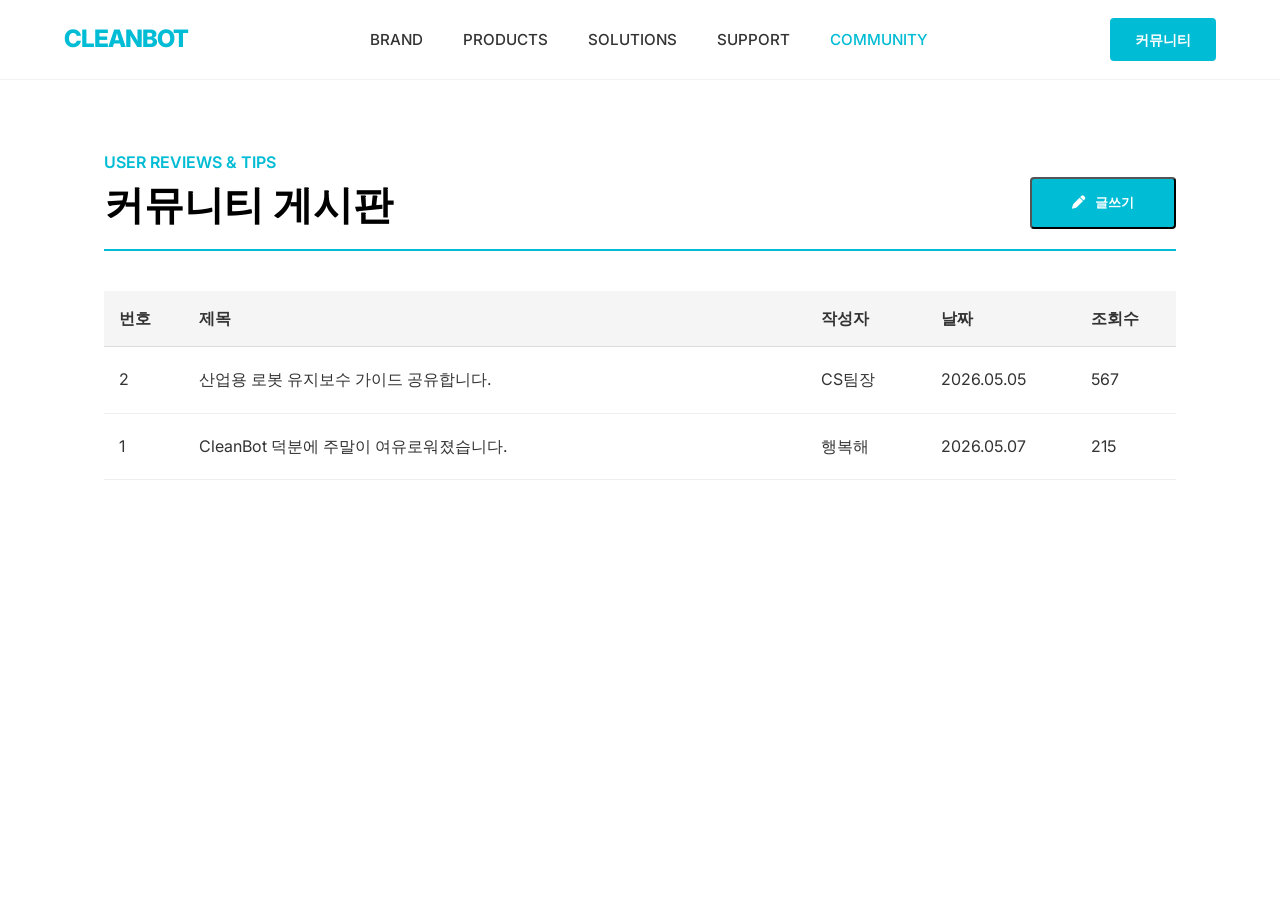
<file: cleaning-robot-web/board.html>
<!DOCTYPE html>
<html lang="ko">
<head>
    <meta charset="UTF-8">
    <meta name="viewport" content="width=device-width, initial-scale=1.0">
    <title>커뮤니티 | CleanBot Solutions</title>
    <link rel="stylesheet" href="css/style.css">
    <link rel="stylesheet" href="https://cdnjs.cloudflare.com/ajax/libs/font-awesome/6.0.0/css/all.min.css">
    <link rel="preconnect" href="https://fonts.googleapis.com">
    <link rel="preconnect" href="https://fonts.gstatic.com" crossorigin>
    <link href="https://fonts.googleapis.com/css2?family=Inter:wght@400;500;600;700;800&display=swap" rel="stylesheet">
    <style>
        .board-container {
            max-width: var(--container-width);
            margin: 150px auto 100px;
            padding: 0 5%;
        }

        .board-header {
            display: flex;
            justify-content: space-between;
            align-items: flex-end;
            margin-bottom: 40px;
            border-bottom: 2px solid var(--primary-blue);
            padding-bottom: 20px;
        }

        .board-header h1 {
            font-size: 2.5rem;
            color: var(--black);
        }

        .board-table {
            width: 100%;
            border-collapse: collapse;
            margin-bottom: 40px;
        }

        .board-table th {
            background-color: var(--light-gray);
            padding: 15px;
            text-align: left;
            font-weight: 600;
            border-bottom: 1px solid #ddd;
        }

        .board-table td {
            padding: 20px 15px;
            border-bottom: 1px solid #eee;
            transition: 0.2s;
        }

        .board-table tr:hover td {
            background-color: rgba(0, 74, 153, 0.02);
            cursor: pointer;
        }

        /* Modal Styles */
        .modal {
            display: none;
            position: fixed;
            top: 0;
            left: 0;
            width: 100%;
            height: 100%;
            background: rgba(0,0,0,0.5);
            z-index: 2000;
            justify-content: center;
            align-items: center;
            backdrop-filter: blur(5px);
        }

        .modal-content {
            background: white;
            padding: 40px;
            border-radius: 12px;
            width: 90%;
            max-width: 700px;
            box-shadow: 0 25px 50px rgba(0,0,0,0.2);
            position: relative;
        }

        .close-modal {
            position: absolute;
            top: 20px;
            right: 20px;
            font-size: 1.5rem;
            cursor: pointer;
        }

        .form-group {
            margin-bottom: 20px;
        }

        .form-group label {
            display: block;
            margin-bottom: 8px;
            font-weight: 600;
        }

        .form-group input, .form-group textarea {
            width: 100%;
            padding: 12px;
            border: 1px solid #ddd;
            border-radius: 4px;
            font-family: inherit;
        }

        .form-group textarea {
            height: 200px;
            resize: none;
        }

        .modal-footer {
            display: flex;
            justify-content: flex-end;
            gap: 10px;
            margin-top: 30px;
        }

        .post-detail-content {
            line-height: 1.8;
            margin: 30px 0;
            white-space: pre-wrap;
        }

        .detail-meta {
            color: #888;
            font-size: 0.9rem;
            border-bottom: 1px solid #eee;
            padding-bottom: 15px;
            margin-bottom: 20px;
        }

        @media (max-width: 768px) {
            .board-table th:nth-child(3),
            .board-table td:nth-child(3),
            .board-table th:nth-child(4),
            .board-table td:nth-child(4) {
                display: none;
            }
        }
    </style>
</head>
<body>

    <!-- Header -->
    <header>
        <div class="logo"><a href="index.html">CLEANBOT</a></div>
        <nav>
            <ul>
                <li><a href="index.html#brand">BRAND</a></li>
                <li><a href="index.html#products">PRODUCTS</a></li>
                <li><a href="index.html#solutions">SOLUTIONS</a></li>
                <li><a href="index.html#support">SUPPORT</a></li>
                <li><a href="board.html" class="active" style="color: var(--primary-blue);">COMMUNITY</a></li>
            </ul>
        </nav>
        <div class="header-cta">
            <a href="board.html" class="btn" style="padding: 10px 25px; font-size: 0.9rem;">커뮤니티</a>
        </div>
    </header>

    <main class="board-container">
        <div class="board-header">
            <div>
                <p style="color: var(--primary-blue); font-weight: 600; margin-bottom: 5px;">USER REVIEWS & TIPS</p>
                <h1>커뮤니티 게시판</h1>
            </div>
            <button class="btn" onclick="openWriteModal()"><i class="fas fa-pen" style="margin-right: 10px;"></i>글쓰기</button>
        </div>

        <table class="board-table">
            <thead>
                <tr>
                    <th style="width: 80px;">번호</th>
                    <th>제목</th>
                    <th style="width: 120px;">작성자</th>
                    <th style="width: 150px;">날짜</th>
                    <th style="width: 100px;">조회수</th>
                </tr>
            </thead>
            <tbody id="board-body">
                <!-- Posts injected by JS -->
            </tbody>
        </table>
    </main>

    <!-- Write/Edit Modal -->
    <div id="writeModal" class="modal">
        <div class="modal-content">
            <span class="close-modal" onclick="closeModal('writeModal')">&times;</span>
            <h2 id="modalTitle">게시글 작성</h2>
            <form id="postForm" style="margin-top: 20px;">
                <input type="hidden" id="postId">
                <div class="form-group">
                    <label>제목</label>
                    <input type="text" id="title" required placeholder="제목을 입력하세요">
                </div>
                <div style="display: grid; grid-template-columns: 1fr 1fr; gap: 20px;">
                    <div class="form-group">
                        <label>작성자</label>
                        <input type="text" id="author" required placeholder="닉네임을 입력하세요">
                    </div>
                    <div class="form-group">
                        <label>비밀번호 (수정/삭제용)</label>
                        <input type="password" id="password" required placeholder="비밀번호 설정">
                    </div>
                </div>
                <div class="form-group">
                    <label>내용</label>
                    <textarea id="content" required placeholder="내용을 입력하세요"></textarea>
                </div>
                <div class="modal-footer">
                    <button type="button" class="btn secondary" style="background: #999;" onclick="closeModal('writeModal')">취소</button>
                    <button type="submit" class="btn">저장하기</button>
                </div>
            </form>
        </div>
    </div>

    <!-- Detail Modal -->
    <div id="detailModal" class="modal">
        <div class="modal-content">
            <span class="close-modal" onclick="closeModal('detailModal')">&times;</span>
            <h2 id="detailTitle">제목</h2>
            <div class="detail-meta">
                작성자: <span id="detailAuthor"></span> | 날짜: <span id="detailDate"></span> | 조회수: <span id="detailViews"></span>
            </div>
            <div id="detailContent" class="post-detail-content">내용</div>
            <div class="modal-footer">
                <button class="btn secondary" style="background: #e74c3c;" onclick="handleDeleteAction()">삭제</button>
                <button class="btn" style="background: var(--primary-blue);" onclick="handleEditAction()">수정</button>
                <button class="btn" style="background: #666;" onclick="closeModal('detailModal')">목록으로</button>
            </div>
        </div>
    </div>

    <script>
        let posts = JSON.parse(localStorage.getItem('cleanbot_posts')) || [
            { id: 1, title: "CleanBot 덕분에 주말이 여유로워졌습니다.", author: "행복해", content: "진짜 너무 편해요...", date: "2026.05.07", views: 215, password: "1234" },
            { id: 2, title: "산업용 로봇 유지보수 가이드 공유합니다.", author: "CS팀장", content: "관리 비법은 바로...", date: "2026.05.05", views: 567, password: "1234" }
        ];

        let currentPostId = null;

        function renderBoard() {
            const body = document.getElementById('board-body');
            body.innerHTML = '';
            
            posts.sort((a,b) => b.id - a.id).forEach((post, index) => {
                const tr = document.createElement('tr');
                tr.onclick = () => viewPost(post.id);
                tr.innerHTML = `
                    <td>${post.id}</td>
                    <td><span class="post-title">${post.title}</span></td>
                    <td>${post.author}</td>
                    <td class="post-meta">${post.date}</td>
                    <td class="post-meta">${post.views}</td>
                `;
                body.appendChild(tr);
            });
            localStorage.setItem('cleanbot_posts', JSON.stringify(posts));
        }

        function openWriteModal() {
            document.getElementById('modalTitle').innerText = '게시글 작성';
            document.getElementById('postForm').reset();
            document.getElementById('postId').value = '';
            document.getElementById('writeModal').style.display = 'flex';
        }

        function closeModal(id) {
            document.getElementById(id).style.display = 'none';
        }

        document.getElementById('postForm').onsubmit = function(e) {
            e.preventDefault();
            const id = document.getElementById('postId').value;
            const title = document.getElementById('title').value;
            const author = document.getElementById('author').value;
            const password = document.getElementById('password').value;
            const content = document.getElementById('content').value;
            const date = new Date().toLocaleDateString('ko-KR').replace(/ /g, '').slice(0, -1);

            if (id) {
                // Edit - Check password again just in case (though we checked before opening modal)
                const index = posts.findIndex(p => p.id == id);
                if (posts[index].password !== password) {
                    alert('비밀번호가 일치하지 않습니다.');
                    return;
                }
                posts[index] = { ...posts[index], title, author, content };
            } else {
                // Create
                const newId = posts.length > 0 ? Math.max(...posts.map(p => p.id)) + 1 : 1;
                posts.push({ id: newId, title, author, content, date, password, views: 0 });
            }

            renderBoard();
            closeModal('writeModal');
        };

        function viewPost(id) {
            currentPostId = id;
            const post = posts.find(p => p.id == id);
            post.views++;
            
            document.getElementById('detailTitle').innerText = post.title;
            document.getElementById('detailAuthor').innerText = post.author;
            document.getElementById('detailDate').innerText = post.date;
            document.getElementById('detailViews').innerText = post.views;
            document.getElementById('detailContent').innerText = post.content;
            
            document.getElementById('detailModal').style.display = 'flex';
            renderBoard();
        }

        function handleEditAction() {
            const post = posts.find(p => p.id == currentPostId);
            const inputPw = prompt('게시글 비밀번호를 입력하세요.');
            
            if (inputPw === post.password) {
                openEditModal(post);
            } else {
                alert('비밀번호가 틀렸습니다.');
            }
        }

        function handleDeleteAction() {
            const post = posts.find(p => p.id == currentPostId);
            const inputPw = prompt('삭제를 위해 비밀번호를 입력하세요.');
            
            if (inputPw === post.password) {
                if (confirm('정말 삭제하시겠습니까?')) {
                    posts = posts.filter(p => p.id != currentPostId);
                    renderBoard();
                    closeModal('detailModal');
                }
            } else {
                alert('비밀번호가 틀렸습니다.');
            }
        }

        function openEditModal(post) {
            document.getElementById('modalTitle').innerText = '게시글 수정';
            document.getElementById('postId').value = post.id;
            document.getElementById('title').value = post.title;
            document.getElementById('author').value = post.author;
            document.getElementById('password').value = post.password; // Pre-fill or keep same
            document.getElementById('content').value = post.content;
            
            closeModal('detailModal');
            document.getElementById('writeModal').style.display = 'flex';
        }

        window.onclick = function(event) {
            if (event.target.className === 'modal') {
                event.target.style.display = 'none';
            }
        };

        renderBoard();
    </script>
</body>
</html>
</file>
<file: cleaning-robot-web/css/style.css>
:root {
    /* Color Palette */
    --primary-blue: #00bcd4; /* Fresh Cyan */
    --secondary-blue: #4dd0e1;
    --dark-gray: #333333;
    --medium-gray: #666666;
    --light-gray: #F5F5F5;
    --white: #FFFFFF;
    --black: #000000;
    --glass-bg: rgba(255, 255, 255, 0.8);
    
    /* Typography */
    --font-main: 'Inter', -apple-system, BlinkMacSystemFont, 'Segoe UI', Roboto, Oxygen, Ubuntu, Cantarell, sans-serif;
    
    /* Spacing */
    --section-padding: 100px 5%;
    --container-width: 1200px;
}

* {
    margin: 0;
    padding: 0;
    box-sizing: border-box;
}

body {
    font-family: var(--font-main);
    color: var(--dark-gray);
    line-height: 1.6;
    background-color: var(--white);
    overflow-x: hidden;
}

h1, h2, h3 {
    font-weight: 700;
    line-height: 1.2;
}

a {
    text-decoration: none;
    color: inherit;
    transition: 0.3s ease;
}

ul {
    list-style: none;
}

img {
    max-width: 100%;
}

/* Animations */
.fade-in {
    opacity: 0;
    transform: translateY(30px);
    transition: opacity 0.8s ease-out, transform 0.8s ease-out;
}

.fade-in.visible {
    opacity: 1;
    transform: translateY(0);
}

/* Header */
header {
    position: fixed;
    top: 0;
    left: 0;
    width: 100%;
    height: 80px;
    display: flex;
    justify-content: space-between;
    align-items: center;
    padding: 0 5%;
    background: var(--glass-bg);
    backdrop-filter: blur(10px);
    z-index: 1000;
    border-bottom: 1px solid rgba(0, 0, 0, 0.05);
}

.logo {
    font-size: 1.5rem;
    font-weight: 800;
    color: var(--primary-blue);
    letter-spacing: -1px;
}

nav ul {
    display: flex;
    gap: 40px;
}

nav ul li a {
    font-weight: 500;
    font-size: 0.95rem;
    color: var(--dark-gray);
}

nav ul li a:hover {
    color: var(--primary-blue);
}

/* Hero Section */
.hero {
    height: 100vh;
    width: 100%;
    position: relative;
    display: flex;
    flex-direction: column;
    justify-content: center;
    align-items: flex-start;
    padding-left: 10%;
    color: var(--white);
    overflow: hidden;
}

.hero-bg {
    position: absolute;
    top: 0;
    left: 0;
    width: 100%;
    height: 100%;
    z-index: -1;
}

.hero-bg img {
    width: 100%;
    height: 100%;
    object-fit: cover;
    filter: brightness(0.7);
    animation: slowZoom 20s infinite alternate ease-in-out;
}

@keyframes slowZoom {
    0% { transform: scale(1); }
    100% { transform: scale(1.15); }
}

.hero-content h1 {
    font-size: clamp(2.5rem, 6vw, 4.5rem);
    margin-bottom: 20px;
    max-width: 800px;
}

.hero-content p {
    font-size: 1.25rem;
    margin-bottom: 40px;
    max-width: 600px;
    opacity: 0.9;
}

.btn {
    display: inline-block;
    padding: 15px 40px;
    background-color: var(--primary-blue);
    color: var(--white);
    font-weight: 600;
    border-radius: 4px;
    transition: 0.3s;
}

.btn:hover {
    background-color: var(--secondary-blue);
    transform: translateY(-3px);
    box-shadow: 0 10px 20px rgba(0, 74, 153, 0.2);
}

/* Highlights */
.highlights {
    padding: var(--section-padding);
    background-color: var(--white);
    text-align: center;
}

.section-title {
    margin-bottom: 60px;
}

.section-title h2 {
    font-size: 2.5rem;
    margin-bottom: 15px;
}

.grid-3 {
    display: grid;
    grid-template-columns: repeat(auto-fit, minmax(300px, 1fr));
    gap: 40px;
    max-width: var(--container-width);
    margin: 0 auto;
}

.highlight-item {
    padding: 40px;
    background-color: var(--light-gray);
    border-radius: 12px;
    transition: 0.3s;
}

.highlight-item:hover {
    background-color: var(--white);
    box-shadow: 0 20px 40px rgba(0, 0, 0, 0.05);
    transform: translateY(-10px);
}

.highlight-item i {
    font-size: 2.5rem;
    color: var(--primary-blue);
    margin-bottom: 20px;
}

.highlight-item h3 {
    margin-bottom: 15px;
}

/* Showcase */
.showcase {
    padding: var(--section-padding);
    background-color: var(--light-gray);
}

.product-grid {
    display: grid;
    grid-template-columns: repeat(auto-fit, minmax(350px, 1fr));
    gap: 30px;
    max-width: var(--container-width);
    margin: 0 auto;
}

.product-card {
    background-color: var(--white);
    border-radius: 16px;
    overflow: hidden;
    box-shadow: 0 5px 15px rgba(0,0,0,0.03);
    transition: 0.4s;
}

.product-card:hover {
    transform: scale(1.02);
    box-shadow: 0 30px 60px rgba(0,0,0,0.1);
}

.product-img {
    height: 300px;
    overflow: hidden;
}

.product-img img {
    width: 100%;
    height: 100%;
    object-fit: cover;
    transition: transform 0.5s cubic-bezier(0.25, 0.46, 0.45, 0.94);
    animation: floating 6s ease-in-out infinite;
}

@keyframes floating {
    0%, 100% { transform: translateY(0) rotate(0deg); }
    50% { transform: translateY(-15px) rotate(1deg); }
}

@keyframes cleaningMotion {
    0%, 100% { transform: scale(1.1) translateX(0) translateZ(0); }
    25% { transform: scale(1.1) translateX(-8px) translateY(2px) translateZ(0); }
    50% { transform: scale(1.1) translateX(6px) translateY(-1px) translateZ(0); }
    75% { transform: scale(1.1) translateX(-4px) translateY(1px) translateZ(0); }
}

.product-card:hover .product-img img {
    animation: cleaningMotion 2.5s infinite ease-in-out;
}

.product-info {
    padding: 30px;
}

.product-info h3 {
    margin-bottom: 10px;
}

.product-info p {
    color: var(--medium-gray);
    margin-bottom: 20px;
}

/* Tech & Solutions */
.tech-section {
    padding: var(--section-padding);
}

.tech-flex {
    display: flex;
    align-items: center;
    gap: 80px;
    max-width: var(--container-width);
    margin: 0 auto 100px;
}

.tech-flex:nth-child(even) {
    flex-direction: row-reverse;
}

.tech-text {
    flex: 1;
}

.tech-image {
    flex: 1;
    border-radius: 20px;
    overflow: hidden;
    box-shadow: 0 20px 50px rgba(0,0,0,0.1);
    transition: transform 0.5s ease, box-shadow 0.5s ease;
}

.tech-image:hover {
    transform: translateY(-10px);
    box-shadow: 0 30px 60px rgba(0,0,0,0.2);
}

.tech-image img {
    width: 100%;
    display: block;
    transition: transform 0.5s ease;
    animation: floating 8s ease-in-out infinite alternate;
}

.tech-image:hover img {
    transform: scale(1.05);
}

/* Footer */
footer {
    background-color: var(--black);
    color: var(--white);
    padding: 80px 5% 40px;
}

.footer-grid {
    display: grid;
    grid-template-columns: 2fr 1fr 1fr 1fr;
    gap: 60px;
    max-width: var(--container-width);
    margin: 0 auto 60px;
}

.footer-brand h2 {
    margin-bottom: 20px;
}

.footer-brand p {
    opacity: 0.6;
    max-width: 300px;
}

.footer-links h4 {
    margin-bottom: 25px;
}

.footer-links ul li {
    margin-bottom: 12px;
    opacity: 0.6;
}

.footer-links ul li:hover {
    opacity: 1;
}

.footer-bottom {
    text-align: center;
    padding-top: 40px;
    border-top: 1px solid rgba(255,255,255,0.1);
    font-size: 0.9rem;
    opacity: 0.4;
}

/* Responsive */
/* Cleaning Demo Simulation */
.demo-container {
    max-width: 1000px;
    width: 95%;
    margin: 0 auto;
    height: 500px;
    background: linear-gradient(135deg, #ffffff 0%, #e0f7fa 100%);
    border-radius: 5px;
    position: relative;
    box-shadow: inset 0 0 40px rgba(0, 188, 212, 0.1), 0 10px 30px rgba(0,0,0,0.05);
    overflow: hidden;
    border: 15px solid #f5f5f5;
}

@media (max-width: 768px) {
    .demo-container {
        height: 350px;
        border-width: 10px;
    }
    
    .robot-vacuum {
        width: 60px !important;
        height: 60px !important;
    }
    
    .robot-lidar {
        width: 20px !important;
        height: 20px !important;
    }
    
    .sim-stats {
        left: 20px !important;
        top: 10px !important;
        padding: 5px 15px !important;
        font-size: 0.8rem !important;
    }
    
    .closet { width: 80px !important; height: 180px !important; }
    .bed { width: 180px !important; height: 120px !important; }
    .desk { width: 250px !important; height: 60px !important; }
    .sideboard { width: 60px !important; height: 200px !important; }
    .rug { width: 180px !important; height: 100px !important; }
    .pillow { width: 60px !important; height: 30px !important; }
}

.cleaning-floor {
    width: 100%;
    height: 100%;
    position: relative;
}

/* Furniture Styles */
.furniture {
    position: absolute;
    background: #5d4037;
    border-radius: 8px;
    box-shadow: 0 10px 20px rgba(0,0,0,0.3);
    z-index: 5;
}

.sofa {
    width: 280px;
    height: 100px;
    background: #4e342e;
    border-radius: 15px;
    box-shadow: 0 15px 35px rgba(0,0,0,0.4), inset 0 -5px 10px rgba(0,0,0,0.5);
    display: flex;
    justify-content: space-around;
    align-items: center;
}

.sofa::before, .sofa::after {
    content: '';
    width: 40px;
    height: 80%;
    background: #3e2723;
    border-radius: 10px;
    box-shadow: inset 0 0 10px rgba(0,0,0,0.5);
}

.table {
    width: 110px;
    height: 110px;
    background: repeating-linear-gradient(45deg, #795548, #795548 10px, #6d4c41 10px, #6d4c41 20px);
    border-radius: 50%;
    border: 4px solid #5d4037;
    box-shadow: 0 15px 30px rgba(0,0,0,0.4);
}

.chair {
    width: 70px;
    height: 70px;
    background: #8d6e63;
    border-radius: 12px;
    border: 3px solid #6d4c41;
    position: relative;
    box-shadow: 0 10px 20px rgba(0,0,0,0.3);
}

.chair::after {
    content: '';
    position: absolute;
    top: 10%; left: 10%; right: 10%; bottom: 30%;
    background: #a1887f;
    border-radius: 5px;
}

.plant {
    width: 60px;
    height: 60px;
    background: #2e7d32;
    border-radius: 50%;
    position: relative;
    box-shadow: 0 10px 25px rgba(0,0,0,0.4);
}

.plant::before {
    content: '☘';
    position: absolute;
    top: 50%; left: 50%;
    transform: translate(-50%, -50%);
    color: #4caf50;
    font-size: 40px;
    text-shadow: 0 2px 5px rgba(0,0,0,0.3);
}

.lamp {
    width: 35px;
    height: 35px;
    background: #212121;
    border-radius: 50%;
    border: 2px solid #424242;
}

.rug {
    width: 320px;
    height: 200px;
    background: linear-gradient(135deg, rgba(255,255,255,0.05) 25%, transparent 25%) -10px 0,
                linear-gradient(225deg, rgba(255,255,255,0.05) 25%, transparent 25%) -10px 0,
                linear-gradient(315deg, rgba(255,255,255,0.05) 25%, transparent 25%),
                linear-gradient(45deg, rgba(255,255,255,0.05) 25%, transparent 25%);
    background-size: 20px 20px;
    background-color: rgba(255, 255, 255, 0.03);
    border: 1px solid rgba(255,255,255,0.1);
    box-shadow: none;
    border-radius: 5px;
}

.bed {
    background: #eceff1;
    box-shadow: -10px 10px 30px rgba(0,0,0,0.3), inset 0 -20px 40px rgba(0,0,0,0.1);
    position: absolute;
    display: flex;
    justify-content: center;
}

.pillow {
    width: 100px;
    height: 50px;
    background: #ffffff;
    border-radius: 12px;
    margin-top: 15px;
    box-shadow: 0 5px 10px rgba(0,0,0,0.1);
}

.blanket {
    position: absolute;
    bottom: 0;
    width: 100%;
    height: 70%;
    background: #cfd8dc;
    border-radius: 0 0 10px 10px;
    box-shadow: inset 0 10px 20px rgba(0,0,0,0.05);
}

.closet {
    background: #3e2723;
    border-right: 4px solid #5d4037;
}

.closet::before {
    content: '';
    position: absolute;
    top: 50%;
    left: 0;
    width: 100%;
    height: 2px;
    background: rgba(255,255,255,0.1);
}

.sideboard {
    background: #f5f5f5;
    border-left: 2px solid #ddd;
    box-shadow: inset 5px 0 10px rgba(0,0,0,0.05);
}

.desk {
    background: #8d6e63;
    border-top: 5px solid #6d4c41;
}

.desk::after {
    content: '';
    position: absolute;
    top: 15px; left: 20px;
    width: 40px; height: 30px;
    background: #455a64;
    border-radius: 3px;
}

.robot-gaze {
    position: absolute;
    top: 50%;
    left: 80%;
    width: 180px;
    height: 120px;
    background: conic-gradient(from 240deg at 0% 50%, rgba(3, 169, 244, 0.6), transparent 60deg);
    transform: translateY(-50%);
    pointer-events: none;
    z-index: 9;
    filter: blur(2px);
    animation: gazeScan 2s infinite ease-in-out;
}

@keyframes gazeScan {
    0%, 100% { opacity: 0.4; transform: translateY(-50%) rotate(-5deg); }
    50% { opacity: 0.8; transform: translateY(-50%) rotate(5deg); }
}

.robot-vacuum {
    width: 90px;
    height: 90px;
    position: absolute;
    top: 50%;
    left: 10%;
    transform: translate(-50%, -50%);
    z-index: 10;
}

.robot-body {
    width: 100%;
    height: 100%;
    background: radial-gradient(circle at 30% 30%, #ffffff, #e0e0e0);
    border-radius: 50%;
    box-shadow: 0 10px 30px rgba(0,0,0,0.4), inset 0 0 10px rgba(0,0,0,0.1);
    position: relative;
    border: 2px solid #ccc;
    display: flex;
    justify-content: center;
    align-items: center;
}

.robot-lidar {
    width: 30px;
    height: 30px;
    background: #333;
    border-radius: 50%;
    box-shadow: 0 4px 8px rgba(0,0,0,0.5);
    position: relative;
}

.robot-lidar::after {
    content: '';
    position: absolute;
    top: 5px;
    left: 5px;
    width: 5px;
    height: 5px;
    background: var(--primary-blue);
    border-radius: 50%;
    box-shadow: 0 0 5px var(--primary-blue);
}

.robot-sensor {
    position: absolute;
    top: 10%;
    width: 40px;
    height: 4px;
    background: rgba(0,0,0,0.1);
    border-radius: 2px;
}

.vacuum-light {
    position: absolute;
    top: 50%;
    left: 50%;
    width: 120px;
    height: 120px;
    background: radial-gradient(circle, rgba(0, 74, 153, 0.3) 0%, transparent 70%);
    transform: translate(-50%, -50%);
    pointer-events: none;
}

.dust {
    position: absolute;
    width: 12px;
    height: 12px;
    background: #999999;
    border-radius: 50%;
    z-index: 6;
    pointer-events: none;
    opacity: 0.8 !important;
}

@keyframes autoCleanComplex {
    0%   { top: 58%; left: 10%; transform: translate(-50%, -50%) rotate(0deg); }
    30%  { top: 58%; left: 60%; transform: translate(-50%, -50%) rotate(0deg); } /* Move right through central corridor */
    35%  { top: 58%; left: 60%; transform: translate(-50%, -50%) rotate(-180deg); }
    65%  { top: 58%; left: 22%; transform: translate(-50%, -50%) rotate(-180deg); } /* Move left back to safe spot */
    70%  { top: 58%; left: 22%; transform: translate(-50%, -50%) rotate(0deg); }
    85%  { top: 58%; left: 50%; transform: translate(-50%, -50%) rotate(0deg); }
    100% { top: 58%; left: 10%; transform: translate(-50%, -50%) rotate(360deg); }
}



@media (max-width: 968px) {
    nav {
        display: none;
    }
    .tech-flex {
        flex-direction: column !important;
        gap: 40px;
    }
    .footer-grid {
        grid-template-columns: 1fr 1fr;
    }
}

@media (max-width: 480px) {
    .footer-grid {
        grid-template-columns: 1fr;
    }
    .hero {
        padding-left: 5%;
    }
}

/* Modal Styles */
.modal {
    display: none;
    position: fixed;
    top: 0;
    left: 0;
    width: 100%;
    height: 100%;
    background: rgba(0, 0, 0, 0.8);
    backdrop-filter: blur(8px);
    z-index: 2000;
    justify-content: center;
    align-items: center;
    opacity: 0;
    transition: opacity 0.3s ease;
}

.modal.active {
    opacity: 1;
}

.modal-content {
    background: white;
    width: 90%;
    max-width: 900px;
    border-radius: 30px;
    position: relative;
    padding: 50px;
    transform: translateY(20px);
    transition: transform 0.3s ease;
    overflow-y: auto;
    max-height: 90vh;
}

.modal.active .modal-content {
    transform: translateY(0);
}

.close-modal {
    position: absolute;
    top: 25px;
    right: 30px;
    font-size: 2rem;
    cursor: pointer;
    color: #999;
}

.modal-body {
    display: flex;
    gap: 40px;
    align-items: center;
}

.modal-image {
    flex: 1;
}

.modal-image img {
    width: 100%;
    border-radius: 20px;
    box-shadow: 0 15px 35px rgba(0,0,0,0.1);
}

.modal-info {
    flex: 1.2;
}

.modal-info h2 {
    font-size: 2.2rem;
    margin-bottom: 15px;
    color: var(--primary-blue);
}

.modal-specs {
    background: #f8f9fa;
    padding: 25px;
    border-radius: 20px;
}

.modal-specs h3 {
    margin-bottom: 15px;
    font-size: 1.1rem;
}

.modal-specs ul {
    list-style: none;
    padding: 0;
}

.modal-specs li {
    margin-bottom: 10px;
    display: flex;
    align-items: center;
    gap: 10px;
    font-size: 0.95rem;
}

.modal-specs li i {
    color: var(--primary-blue);
}

@media (max-width: 768px) {
    .modal-body {
        flex-direction: column;
    }
    .modal-content {
        padding: 30px;
    }
    .modal-info h2 {
        font-size: 1.6rem;
    }
}

/* Intro Loader */
#intro-loader {
    position: fixed;
    top: 0;
    left: 0;
    width: 100vw;
    height: 100vh;
    z-index: 10000;
    display: flex;
    justify-content: center;
    align-items: center;
    background: #f0f4f8;
    transition: opacity 0.5s ease;
}

#intro-curtain {
    position: absolute;
    top: 0;
    right: 0;
    width: 100%;
    height: 100%;
    background: white;
    z-index: 10001;
    transition: width 3s cubic-bezier(0.65, 0, 0.35, 1);
}

#intro-robot {
    position: absolute;
    top: 50%;
    left: -200px;
    transform: translateY(-50%);
    z-index: 10002;
    transition: left 3s cubic-bezier(0.65, 0, 0.35, 1);
}

#intro-robot .robot-body {
    background: #333;
    border-radius: 50%;
    box-shadow: 0 20px 50px rgba(0,0,0,0.3);
    position: relative;
    display: flex;
    justify-content: center;
    align-items: center;
}

#intro-robot .robot-lidar {
    background: var(--primary-blue);
    border-radius: 50%;
    box-shadow: 0 0 20px var(--primary-blue);
    animation: lidarSpin 1s infinite linear;
}

@keyframes lidarSpin {
    from { transform: rotate(0deg); opacity: 0.8; }
    to { transform: rotate(360deg); opacity: 1; }
}

#intro-text {
    position: absolute;
    bottom: 15%;
    font-weight: 800;
    letter-spacing: 5px;
    color: var(--primary-blue);
    z-index: 10003;
    animation: pulse 1.5s infinite;
}

@keyframes pulse {
    0%, 100% { opacity: 0.5; }
    50% { opacity: 1; }
}

/* Engineering Hotspots */
.hotspot {
    position: absolute;
    width: 20px;
    height: 20px;
    background: var(--primary-blue);
    border-radius: 50%;
    cursor: pointer;
    box-shadow: 0 0 0 0 rgba(0, 188, 212, 0.5);
    animation: pulseHotspot 2s infinite;
}

@keyframes pulseHotspot {
    0% { box-shadow: 0 0 0 0 rgba(0, 188, 212, 0.7); }
    70% { box-shadow: 0 0 0 15px rgba(0, 188, 212, 0); }
    100% { box-shadow: 0 0 0 0 rgba(0, 188, 212, 0); }
}

.hotspot::after {
    content: attr(data-text);
    position: absolute;
    bottom: 30px;
    left: 50%;
    transform: translateX(-50%);
    background: rgba(0,0,0,0.8);
    color: white;
    padding: 8px 15px;
    border-radius: 8px;
    font-size: 0.85rem;
    white-space: nowrap;
    opacity: 0;
    visibility: hidden;
    transition: all 0.3s ease;
    pointer-events: none;
}

.hotspot:hover::after {
    opacity: 1;
    visibility: visible;
    bottom: 40px;
}
</file>
